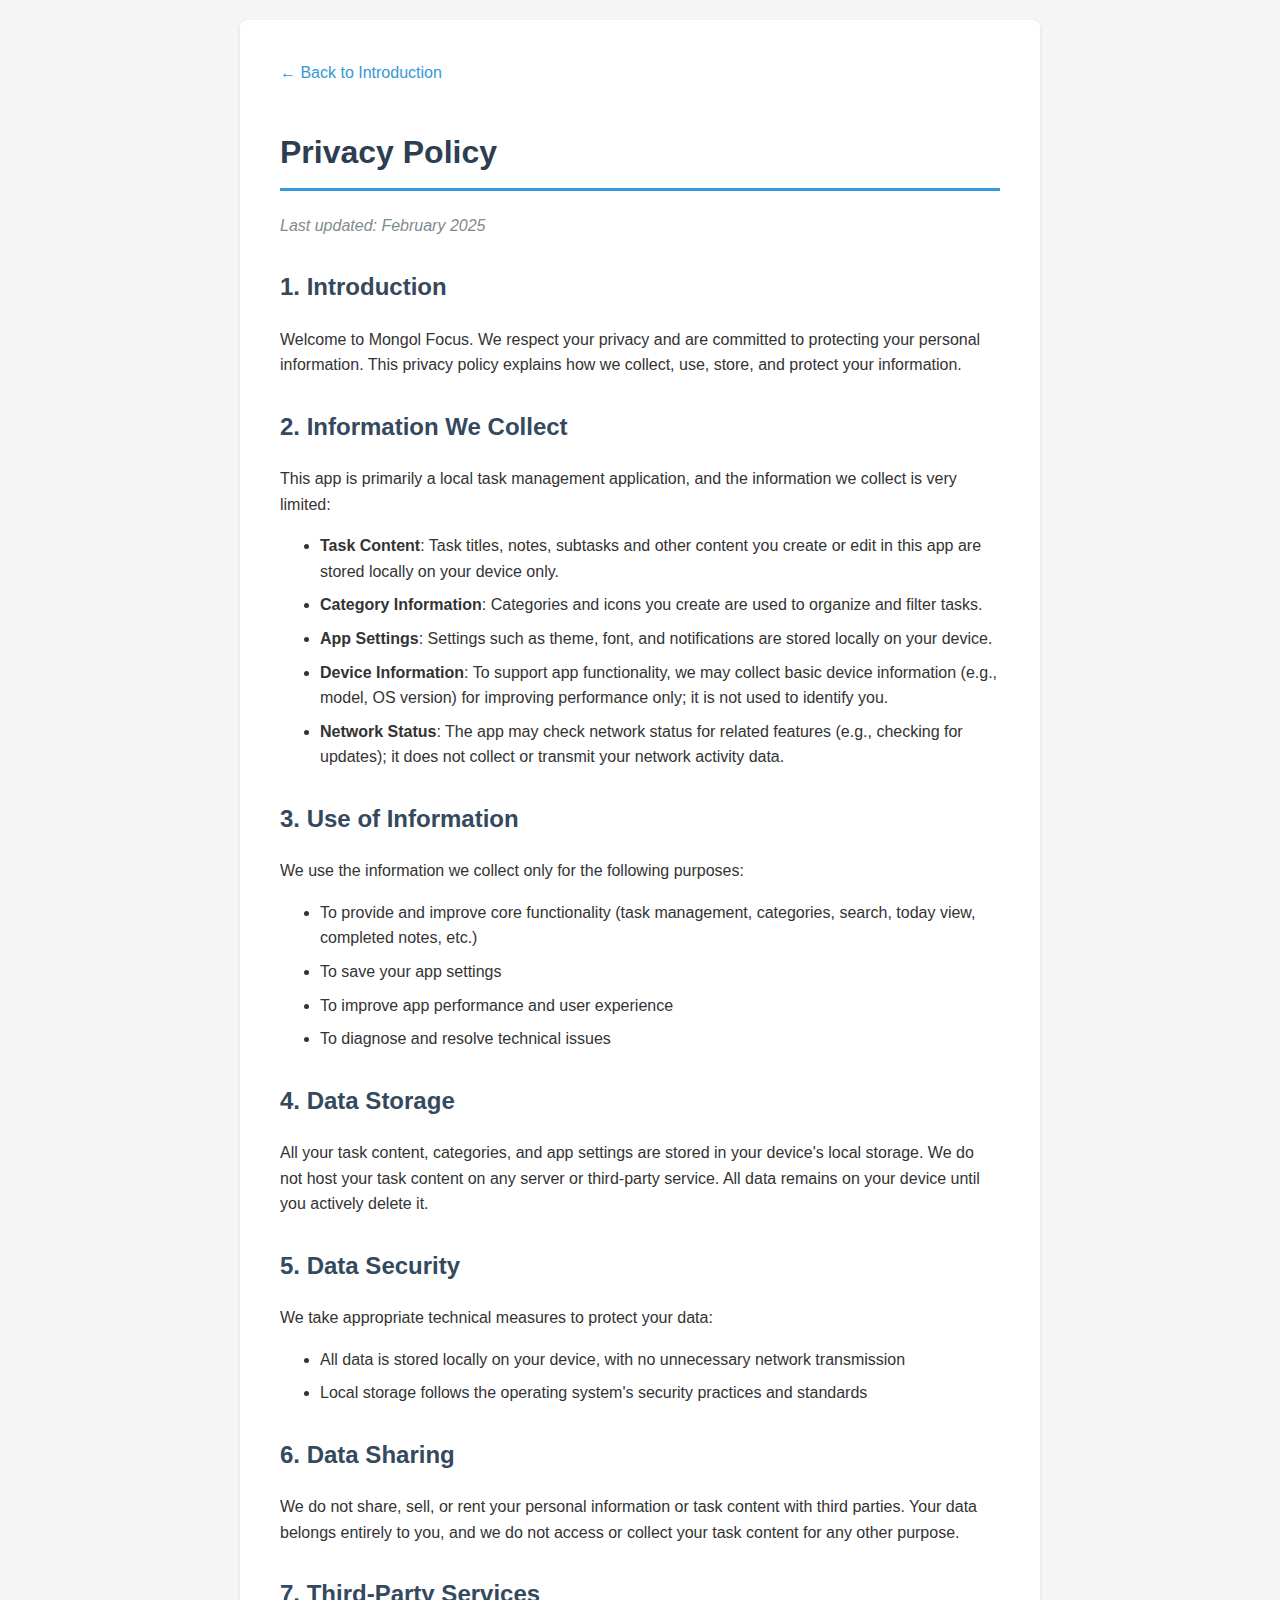
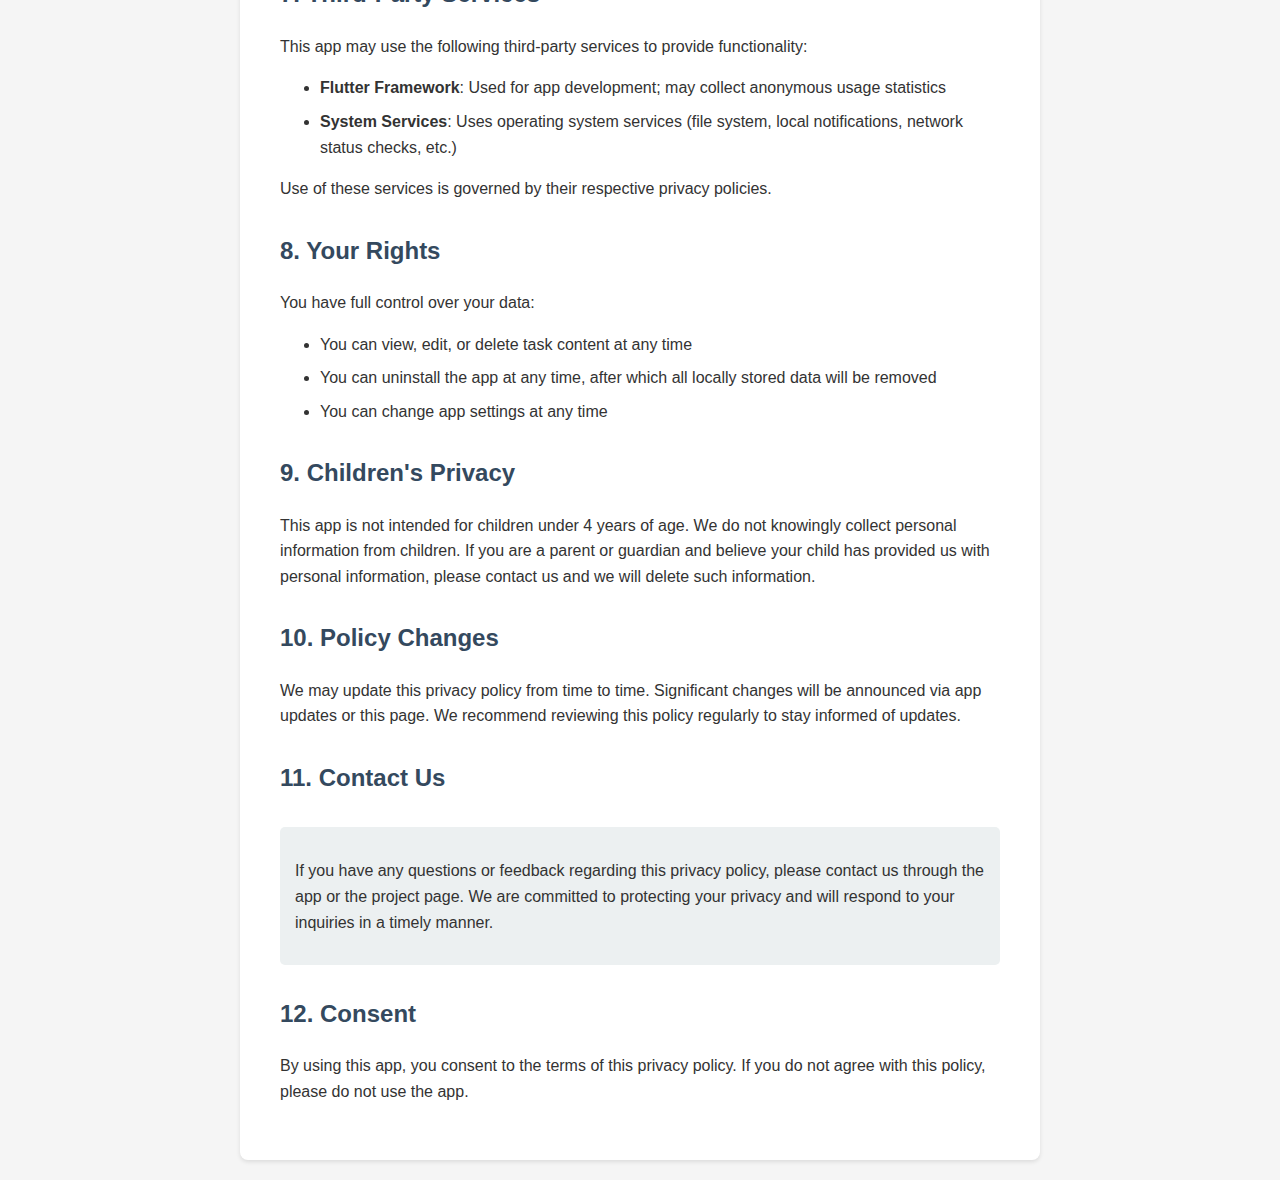
<file: web/privacy_policy.html>
<!DOCTYPE html>
<html lang="en">
<head>
  <meta charset="UTF-8">
  <meta name="viewport" content="width=device-width, initial-scale=1.0">
  <title>Privacy Policy - Mongol Task</title>
  <style>
    body {
      font-family: -apple-system, BlinkMacSystemFont, 'Segoe UI', Roboto, 'Helvetica Neue', Arial, sans-serif;
      line-height: 1.6;
      color: #333;
      max-width: 800px;
      margin: 0 auto;
      padding: 20px;
      background-color: #f5f5f5;
    }
    .container {
      background-color: white;
      padding: 40px;
      border-radius: 8px;
      box-shadow: 0 2px 4px rgba(0,0,0,0.1);
    }
    h1 {
      color: #2c3e50;
      border-bottom: 3px solid #3498db;
      padding-bottom: 10px;
    }
    h2 {
      color: #34495e;
      margin-top: 30px;
    }
    p {
      margin-bottom: 15px;
    }
    ul {
      margin-bottom: 15px;
    }
    li {
      margin-bottom: 8px;
    }
    .last-updated {
      color: #7f8c8d;
      font-style: italic;
      margin-bottom: 30px;
    }
    .contact-info {
      background-color: #ecf0f1;
      padding: 15px;
      border-radius: 5px;
      margin-top: 30px;
    }
    .back-link {
      display: inline-block;
      margin-bottom: 20px;
      color: #3498db;
      text-decoration: none;
    }
    .back-link:hover {
      text-decoration: underline;
    }
  </style>
</head>
<body>
  <div class="container">
    <a href="index.html" class="back-link">← Back to Introduction</a>
    <h1>Privacy Policy</h1>
    <p class="last-updated">Last updated: February 2025</p>

    <h2>1. Introduction</h2>
    <p>Welcome to Mongol Focus. We respect your privacy and are committed to protecting your personal information. This privacy policy explains how we collect, use, store, and protect your information.</p>

    <h2>2. Information We Collect</h2>
    <p>This app is primarily a local task management application, and the information we collect is very limited:</p>
    <ul>
      <li><strong>Task Content</strong>: Task titles, notes, subtasks and other content you create or edit in this app are stored locally on your device only.</li>
      <li><strong>Category Information</strong>: Categories and icons you create are used to organize and filter tasks.</li>
      <li><strong>App Settings</strong>: Settings such as theme, font, and notifications are stored locally on your device.</li>
      <li><strong>Device Information</strong>: To support app functionality, we may collect basic device information (e.g., model, OS version) for improving performance only; it is not used to identify you.</li>
      <li><strong>Network Status</strong>: The app may check network status for related features (e.g., checking for updates); it does not collect or transmit your network activity data.</li>
    </ul>

    <h2>3. Use of Information</h2>
    <p>We use the information we collect only for the following purposes:</p>
    <ul>
      <li>To provide and improve core functionality (task management, categories, search, today view, completed notes, etc.)</li>
      <li>To save your app settings</li>
      <li>To improve app performance and user experience</li>
      <li>To diagnose and resolve technical issues</li>
    </ul>

    <h2>4. Data Storage</h2>
    <p>All your task content, categories, and app settings are stored in your device's local storage. We do not host your task content on any server or third-party service. All data remains on your device until you actively delete it.</p>

    <h2>5. Data Security</h2>
    <p>We take appropriate technical measures to protect your data:</p>
    <ul>
      <li>All data is stored locally on your device, with no unnecessary network transmission</li>
      <li>Local storage follows the operating system's security practices and standards</li>
    </ul>

    <h2>6. Data Sharing</h2>
    <p>We do not share, sell, or rent your personal information or task content with third parties. Your data belongs entirely to you, and we do not access or collect your task content for any other purpose.</p>

    <h2>7. Third-Party Services</h2>
    <p>This app may use the following third-party services to provide functionality:</p>
    <ul>
      <li><strong>Flutter Framework</strong>: Used for app development; may collect anonymous usage statistics</li>
      <li><strong>System Services</strong>: Uses operating system services (file system, local notifications, network status checks, etc.)</li>
    </ul>
    <p>Use of these services is governed by their respective privacy policies.</p>

    <h2>8. Your Rights</h2>
    <p>You have full control over your data:</p>
    <ul>
      <li>You can view, edit, or delete task content at any time</li>
      <li>You can uninstall the app at any time, after which all locally stored data will be removed</li>
      <li>You can change app settings at any time</li>
    </ul>

    <h2>9. Children's Privacy</h2>
    <p>This app is not intended for children under 4 years of age. We do not knowingly collect personal information from children. If you are a parent or guardian and believe your child has provided us with personal information, please contact us and we will delete such information.</p>

    <h2>10. Policy Changes</h2>
    <p>We may update this privacy policy from time to time. Significant changes will be announced via app updates or this page. We recommend reviewing this policy regularly to stay informed of updates.</p>

    <h2>11. Contact Us</h2>
    <div class="contact-info">
      <p>If you have any questions or feedback regarding this privacy policy, please contact us through the app or the project page. We are committed to protecting your privacy and will respond to your inquiries in a timely manner.</p>
    </div>

    <h2>12. Consent</h2>
    <p>By using this app, you consent to the terms of this privacy policy. If you do not agree with this policy, please do not use the app.</p>
  </div>
</body>
</html>
</file>
